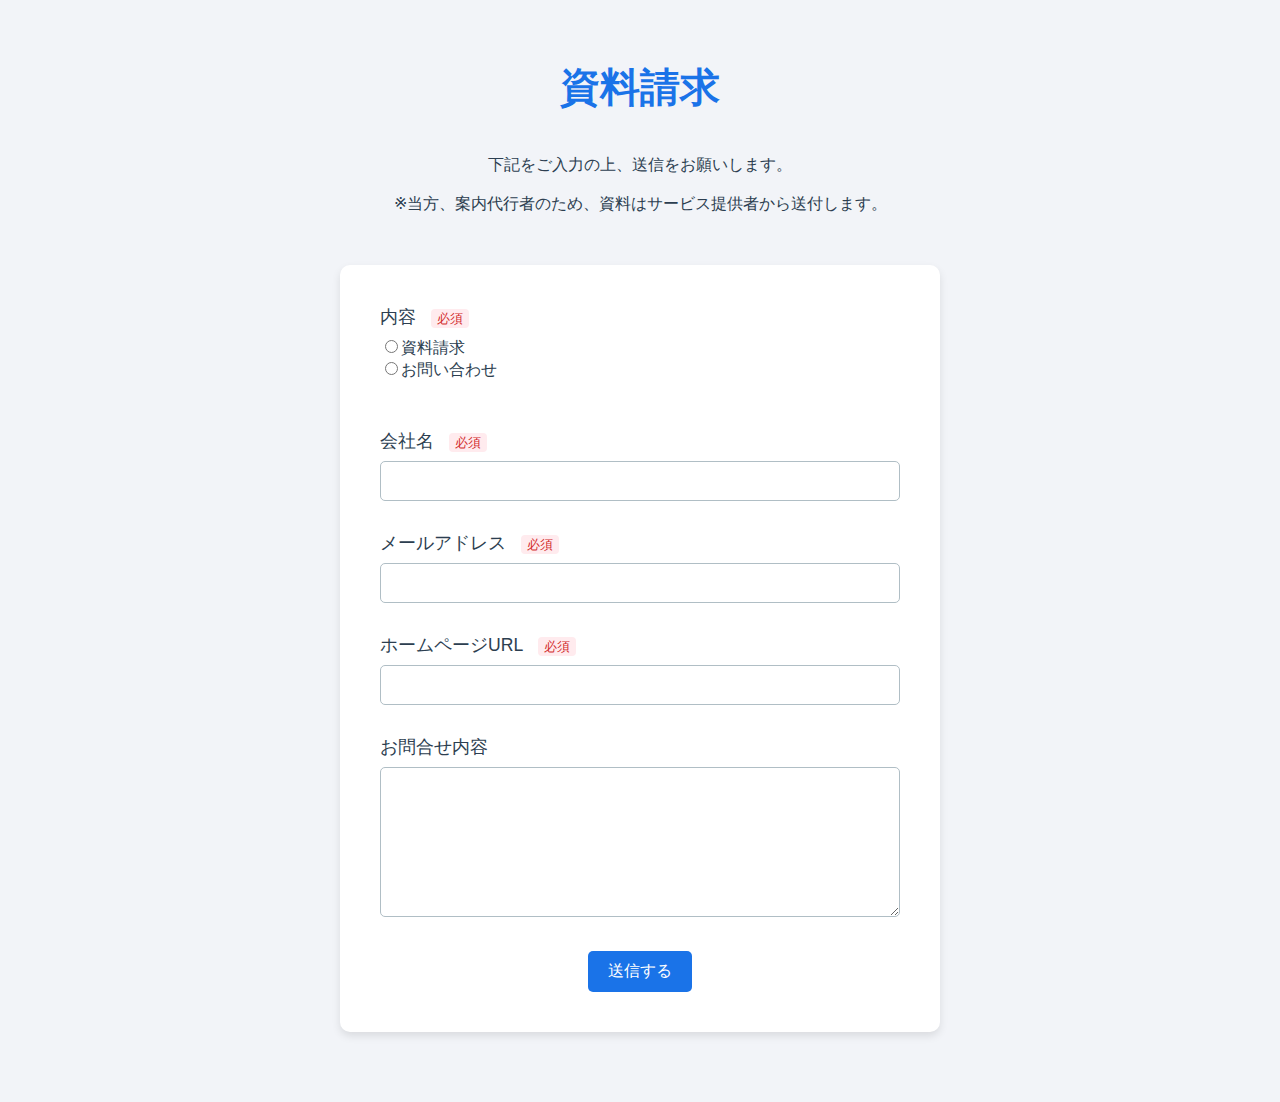
<file: fm/index.html>
<!doctype html>
<html>
<head>
<meta charset="utf-8">
<meta name="robots" content="noindex,follow" />	
<meta name="viewport" content="width=device-width">
<title>資料請求</title>
<link rel="stylesheet" href="style.css">
<script type="text/javascript">
    let submitted = false;
	
	document.addEventListener('contextmenu', function(event) {
    event.preventDefault();
    });
	
</script>
<iframe
    name="hidden_iframe"
    id="hidden_iframe"
    style="display: none"
    onload="if(submitted){window.location='thanks.html';}"
></iframe>


</head>

<body>
<h2 style="text-align: center; margin: 40px auto">資料請求</h2>
<p style="text-align: center; margin: 40px auto"> 下記をご入力の上、送信をお願いします。<br>
<br>
※当方、案内代行者のため、資料はサービス提供者から送付します。</p>
<form class="c-form" action="https://docs.google.com/forms/u/0/d/e/1FAIpQLSeF7HYx7Q31L89zz7s-cNCKOGdQt_GRx9btWJa1Ws8Elqizkw/formResponse"
  method="POST"
    target="hidden_iframe"
    onsubmit="submitted=true;"
>
	
  <div class="c-form__item">
    <label class="c-form__label" for="field-name"
			>内容<span class="c-form__required">必須</span></label>
 <input type="radio" name="entry.2091305958" value="資料請求" required>資料請求<br>
  <input type="radio" name="entry.2091305958" value="お問い合わせ" required>お問い合わせ<br>
<br>
  </div>	
	
  <div class="c-form__item">
    <label class="c-form__label" for="field-name"
			>会社名<span class="c-form__required">必須</span></label
		>
    <input
			name="entry.366430915"
			class="c-form__input"
			id="field-name"
			type="text"
			required="required"
		/>
  </div>
  <div class="c-form__item">
    <label class="c-form__label" for="field-mail"
			>メールアドレス<span class="c-form__required">必須</span></label
		>
    <input
			name="entry.1282123632"  
			class="c-form__input"
			id="field-mail"
				type="email"
			required="required"
		/>
  </div>
  <div class="c-form__item">
    <label class="c-form__label" for="field-name"
			>ホームページURL<span class="c-form__required">必須</span></label
		>
    <input
			name="entry.1341512877"
			class="c-form__input"
			id="field-url"
			type="text"
			required="required"
		/>
  </div>
  <div class="c-form__item">
    <label class="c-form__label" for="field-message">お問合せ内容</label>
    <textarea
			name="entry.1754680726"
			class="c-form__input"
			id="field-message"
		></textarea>
  </div>
  <div class="c-form__submit">
    <button type="submit">送信する</button>
  </div>
</form>
</body>
</html>
</file>
<file: fm/style.css>
/* ベースのスタイル設定 */
* {
    box-sizing: border-box;
}

body {
    font-family: 'Helvetica Neue', Arial, sans-serif;
    margin: 0;
    padding: 20px;
    background: #f2f4f8; /* 少し明るめのグレー */
    color: #2c3e50; /* ダークグレー */
}

h2 {
    font-size: 2em;
    color: #1a73e8; /* 明るいブルー */
}

textarea {
    height: 150px;
    resize: vertical;
}

/* フォームのコンテナ */
.c-form {
    max-width: 600px;
    margin: 50px auto;
    padding: 20px;
    background: #ffffff;
    box-shadow: 0 4px 8px rgba(0, 0, 0, 0.1); /* 少し濃い影 */
    border-radius: 10px;
}

.c-form__item {
    margin-bottom: 30px;
}

.c-form__label {
    display: block;
    margin-bottom: 8px;
    font-size: 1.1em;
    color: #2c3e50; /* ダークグレー */
}

.c-form__input, .c-form__select {
    width: 100%;
    padding: 10px 15px; /* パディングを少し増やす */
    border: 1px solid #b0bec5;
    border-radius: 5px; /* 角を少し丸くする */
    font-size: 1em;
}

.c-form__required {
    color: #d32f2f;
    background-color: #ffebee;
    border-radius: 4px;
    padding: 2px 6px;
    font-size: 0.75em;
}

.c-form__submit {
    text-align: center;
}

button {
    padding: 10px 20px;
    background-color: #1a73e8; /* タイトルの色に合わせる */
    color: #fff;
    border: none;
    border-radius: 5px; /* 角を少し丸くする */
    cursor: pointer;
    font-size: 1em;
    transition: background-color 0.3s;
}

button:hover {
    background-color: #155bb5; /* ホバー時は少し濃い色に */
}

.c-form__required {
    color: #d32f2f;
    background-color: #ffebee;
    border-radius: 4px;
    padding: 2px 6px;
    margin-left: 15px; /* 必須マークの左の余白を追加 */
    font-size: 0.75em;
}

/* メディアクエリ */
@media (min-width: 768px) {
    .c-form {
        padding: 40px;
    }
    .sp {
        display: none;
    }  	
}

@media (min-width: 992px) {
    h2 {
        font-size: 2.5em;
    }
}

/* ローディングアニメーション */
#loading {
    display: none; /* デフォルトでは非表示 */
    position: fixed;
    z-index: 9999;
    left: 0;
    top: 0;
    width: 100%;
    height: 100%;
    background: rgba(0, 0, 0, 0.4);
    justify-content: center;
    align-items: center;
}

#loading:before {
    content: '';
    width: 40px;
    height: 40px;
    border: 5px solid #ddd;
    border-top-color: #1a73e8; /* ローディングアニメーションの色を変更 */
    border-radius: 50%;
    animation: spinner 1s linear infinite;
}

@keyframes spinner {
    0% { transform: rotate(0deg); }
    100% { transform: rotate(360deg); }
}
</file>
